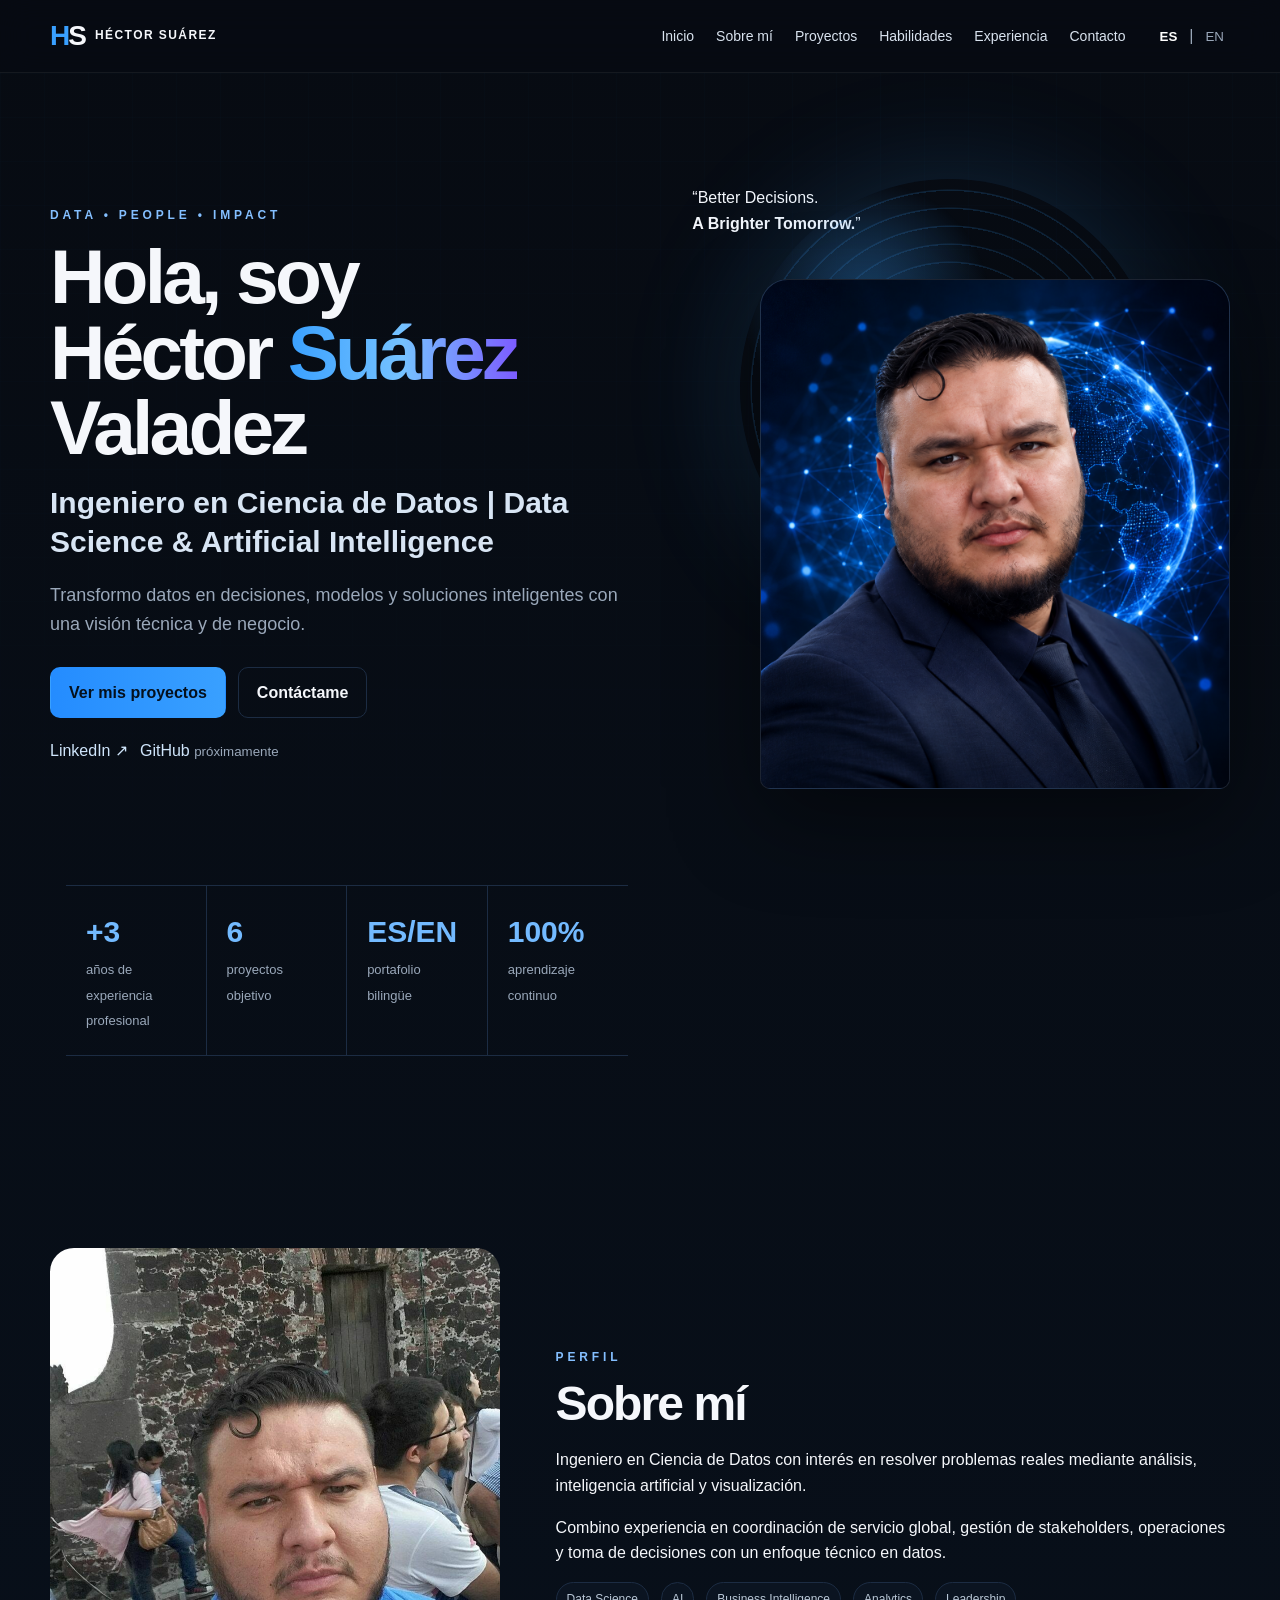
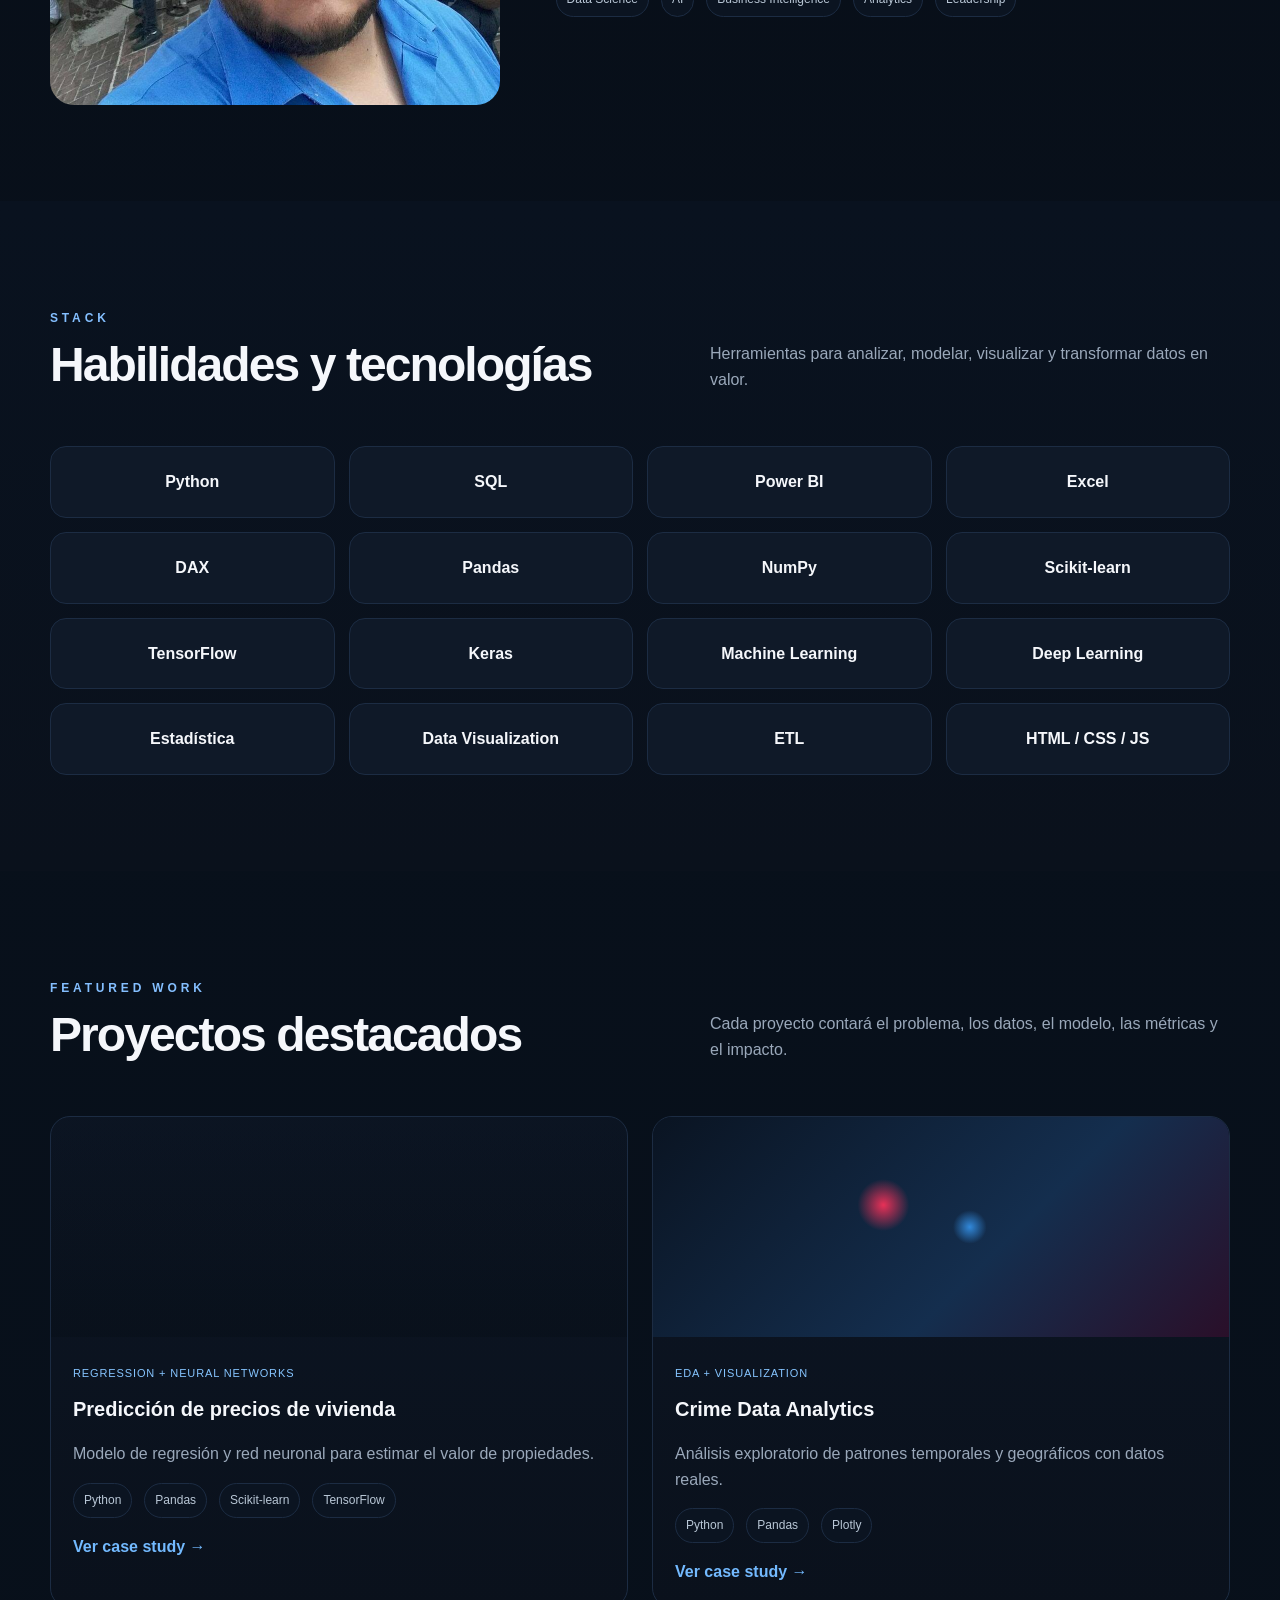
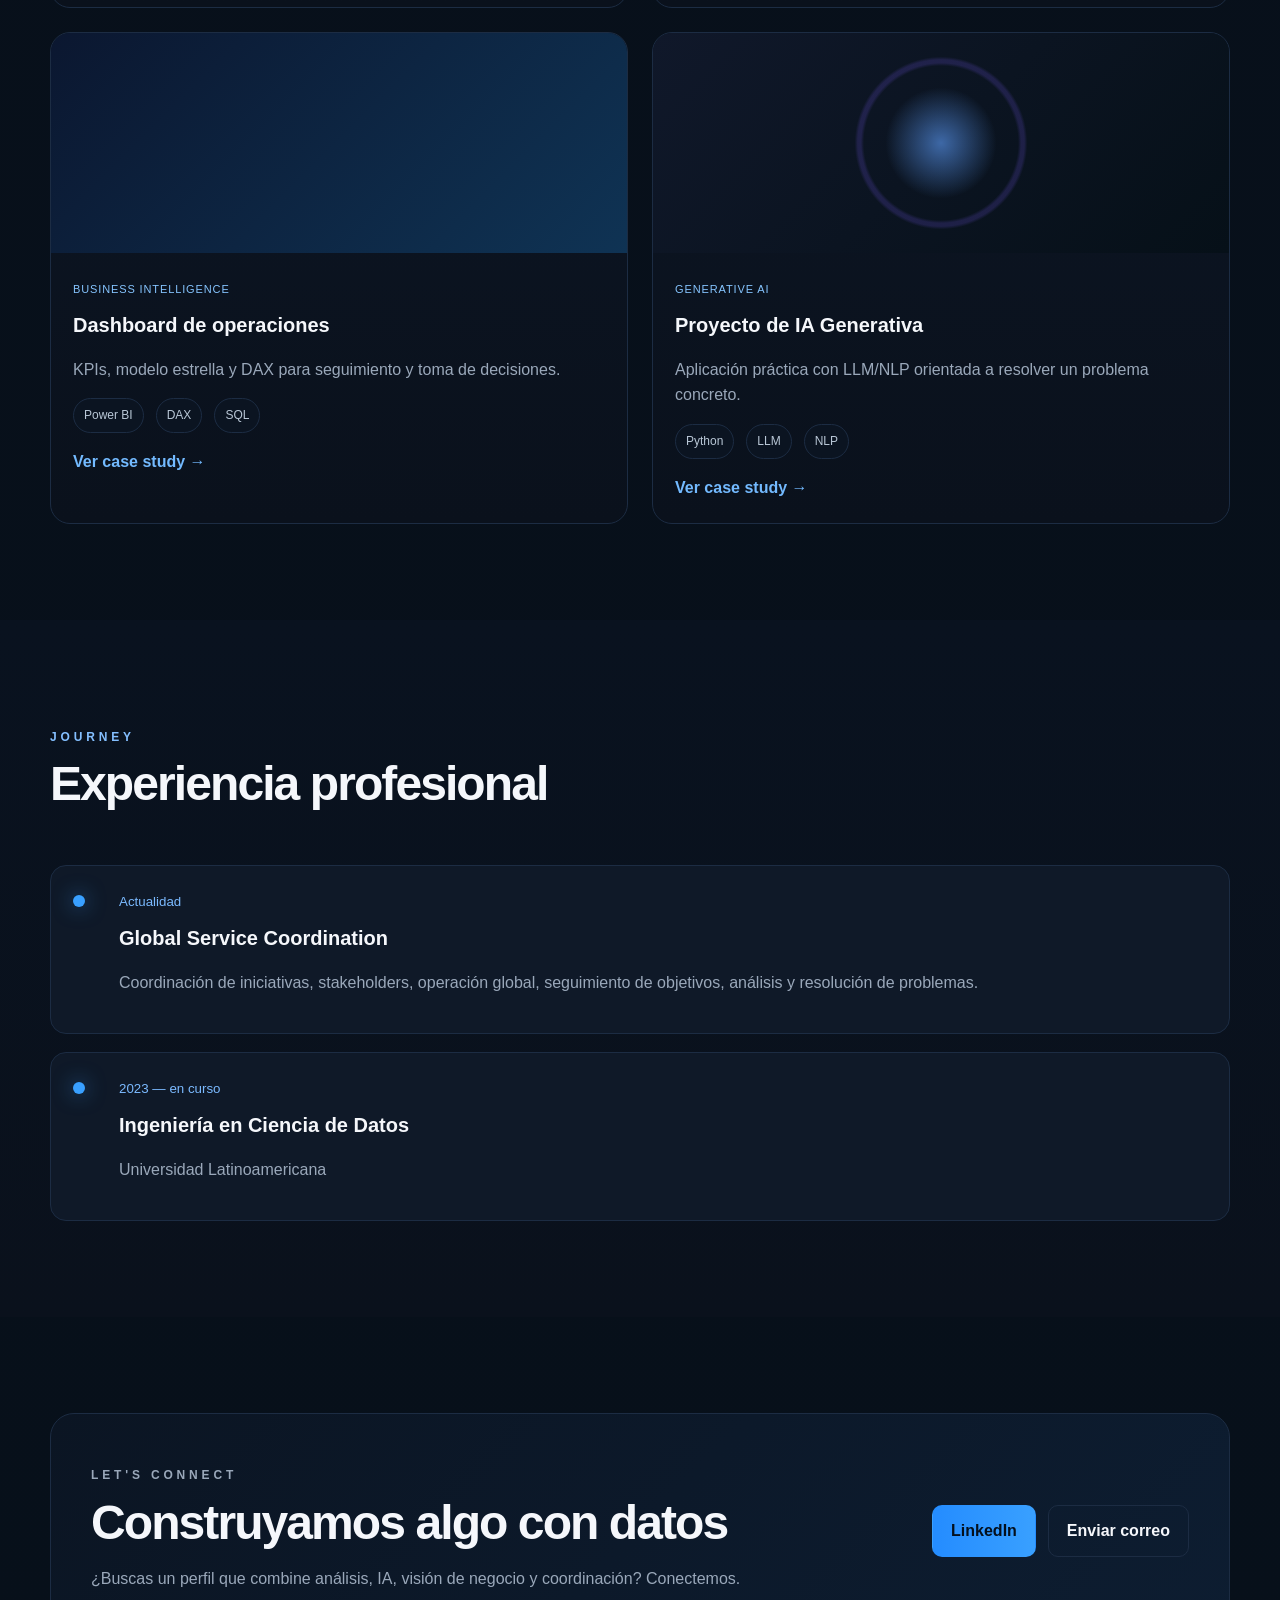
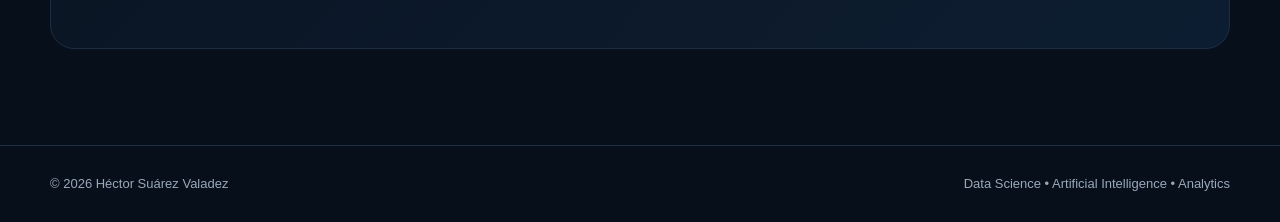
<file: index.html>
<!doctype html>
<html lang="es">
<head>
  <meta charset="utf-8" />
  <meta name="viewport" content="width=device-width, initial-scale=1" />
  <title>Héctor Suárez Valadez | Data Science & AI</title>
  <meta name="description" content="Portafolio profesional de Héctor Suárez: Ciencia de Datos, IA, Machine Learning, Business Intelligence y Analytics." />
  <link rel="stylesheet" href="css/styles.css" />
</head>
<body>
  <header class="site-header">
    <div class="container nav-wrap">
      <a class="brand" href="#inicio" aria-label="Inicio">
        <span class="brand-mark">HS</span>
        <span class="brand-text">HÉCTOR SUÁREZ</span>
      </a>
      <button class="menu-btn" id="menuBtn" aria-label="Abrir menú">☰</button>
      <nav class="nav" id="mainNav">
        <a href="#inicio" data-i18n="nav_home">Inicio</a>
        <a href="#sobre-mi" data-i18n="nav_about">Sobre mí</a>
        <a href="#proyectos" data-i18n="nav_projects">Proyectos</a>
        <a href="#habilidades" data-i18n="nav_skills">Habilidades</a>
        <a href="#experiencia" data-i18n="nav_experience">Experiencia</a>
        <a href="#contacto" data-i18n="nav_contact">Contacto</a>
      </nav>
      <div class="nav-actions">
        <button class="lang-btn active" data-lang="es">ES</button>
        <span>|</span>
        <button class="lang-btn" data-lang="en">EN</button>
      </div>
    </div>
  </header>

  <main>
    <section class="hero section" id="inicio">
      <div class="grid-overlay"></div>
      <div class="container hero-grid">
        <div class="hero-copy reveal">
          <p class="eyebrow" data-i18n="hero_eyebrow">DATA • PEOPLE • IMPACT</p>
          <h1>
            <span data-i18n="hero_hello">Hola, soy</span><br>
            Héctor <span class="accent">Suárez</span> Valadez
          </h1>
          <h2 data-i18n="hero_title">Ingeniero en Ciencia de Datos | Data Science & Artificial Intelligence</h2>
          <p class="hero-text" data-i18n="hero_text">
            Transformo datos en decisiones, modelos y soluciones inteligentes con una visión técnica y de negocio.
          </p>
          <div class="cta-row">
            <a class="btn primary" href="#proyectos" data-i18n="cta_projects">Ver mis proyectos</a>
            <a class="btn secondary" href="#contacto" data-i18n="cta_contact">Contáctame</a>
          </div>
          <div class="social-row">
            <a href="https://www.linkedin.com/in/hectorsuarezvaladez/" target="_blank" rel="noreferrer">LinkedIn ↗</a>
            <span>GitHub <small data-i18n="coming_soon">próximamente</small></span>
          </div>
        </div>

        <div class="hero-visual reveal delay-1">
          <div class="neural-orb"></div>
          <div class="portrait-frame">
            <img 
              src="images/yo.png" 
              alt="Héctor Suárez Valadez"
              />
    </div>
    <div class="portrait-quote">
      <span class="quote-line"></span>
      <p>
        “Better Decisions.<br>
        <strong>A Brighter Tomorrow.</strong>”
          </blockquote>
        </div>
      </div>

      <div class="container stat-strip reveal">
        <div><strong>+3</strong><span data-i18n="stat_exp">años de experiencia profesional</span></div>
        <div><strong>6</strong><span data-i18n="stat_projects">proyectos objetivo</span></div>
        <div><strong>ES/EN</strong><span data-i18n="stat_bilingual">portafolio bilingüe</span></div>
        <div><strong>100%</strong><span data-i18n="stat_learning">aprendizaje continuo</span></div>
      </div>
    </section>

    <section class="section" id="sobre-mi">
      <div class="container two-col">
        <div class="section-image reveal">
          <img src="images/hector-casual.png" alt="Héctor Suárez" />
        </div>
        <div class="reveal delay-1">
          <p class="eyebrow" data-i18n="about_eyebrow">PERFIL</p>
          <h3 data-i18n="about_title">Sobre mí</h3>
          <p data-i18n="about_p1">Ingeniero en Ciencia de Datos con interés en resolver problemas reales mediante análisis, inteligencia artificial y visualización.</p>
          <p data-i18n="about_p2">Combino experiencia en coordinación de servicio global, gestión de stakeholders, operaciones y toma de decisiones con un enfoque técnico en datos.</p>
          <div class="pill-row">
            <span>Data Science</span><span>AI</span><span>Business Intelligence</span><span>Analytics</span><span>Leadership</span>
          </div>
        </div>
      </div>
    </section>

    <section class="section dark-panel" id="habilidades">
      <div class="container">
        <div class="section-head reveal">
          <div>
            <p class="eyebrow" data-i18n="skills_eyebrow">STACK</p>
            <h3 data-i18n="skills_title">Habilidades y tecnologías</h3>
          </div>
          <p data-i18n="skills_text">Herramientas para analizar, modelar, visualizar y transformar datos en valor.</p>
        </div>
        <div class="skills-grid reveal delay-1">
          <article>Python</article><article>SQL</article><article>Power BI</article><article>Excel</article>
          <article>DAX</article><article>Pandas</article><article>NumPy</article><article>Scikit-learn</article>
          <article>TensorFlow</article><article>Keras</article><article>Machine Learning</article><article>Deep Learning</article>
          <article>Estadística</article><article>Data Visualization</article><article>ETL</article><article>HTML / CSS / JS</article>
        </div>
      </div>
    </section>

    <section class="section" id="proyectos">
      <div class="container">
        <div class="section-head reveal">
          <div>
            <p class="eyebrow" data-i18n="projects_eyebrow">FEATURED WORK</p>
            <h3 data-i18n="projects_title">Proyectos destacados</h3>
          </div>
          <p data-i18n="projects_text">Cada proyecto contará el problema, los datos, el modelo, las métricas y el impacto.</p>
        </div>

        <div class="projects-grid">
          <article class="project-card reveal">
            <div class="project-media project-house"></div>
            <div class="project-body">
              <span class="tag">Regression + Neural Networks</span>
              <h4 data-i18n="p1_title">Predicción de precios de vivienda</h4>
              <p data-i18n="p1_text">Modelo de regresión y red neuronal para estimar el valor de propiedades.</p>
              <div class="tech-row"><span>Python</span><span>Pandas</span><span>Scikit-learn</span><span>TensorFlow</span></div>
              <a href="projects/vivienda.html" data-i18n="view_case">Ver case study →</a>
            </div>
          </article>

          <article class="project-card reveal delay-1">
            <div class="project-media project-crime"></div>
            <div class="project-body">
              <span class="tag">EDA + Visualization</span>
              <h4 data-i18n="p2_title">Crime Data Analytics</h4>
              <p data-i18n="p2_text">Análisis exploratorio de patrones temporales y geográficos con datos reales.</p>
              <div class="tech-row"><span>Python</span><span>Pandas</span><span>Plotly</span></div>
              <a href="projects/crime-data.html" data-i18n="view_case">Ver case study →</a>
            </div>
          </article>

          <article class="project-card reveal delay-2">
            <div class="project-media project-bi"></div>
            <div class="project-body">
              <span class="tag">Business Intelligence</span>
              <h4 data-i18n="p3_title">Dashboard de operaciones</h4>
              <p data-i18n="p3_text">KPIs, modelo estrella y DAX para seguimiento y toma de decisiones.</p>
              <div class="tech-row"><span>Power BI</span><span>DAX</span><span>SQL</span></div>
              <a href="projects/power-bi.html" data-i18n="view_case">Ver case study →</a>
            </div>
          </article>

          <article class="project-card reveal">
            <div class="project-media project-ai"></div>
            <div class="project-body">
              <span class="tag">Generative AI</span>
              <h4 data-i18n="p4_title">Proyecto de IA Generativa</h4>
              <p data-i18n="p4_text">Aplicación práctica con LLM/NLP orientada a resolver un problema concreto.</p>
              <div class="tech-row"><span>Python</span><span>LLM</span><span>NLP</span></div>
              <a href="projects/ia-generativa.html" data-i18n="view_case">Ver case study →</a>
            </div>
          </article>
        </div>
      </div>
    </section>

    <section class="section dark-panel" id="experiencia">
      <div class="container">
        <div class="section-head reveal">
          <div>
            <p class="eyebrow" data-i18n="exp_eyebrow">JOURNEY</p>
            <h3 data-i18n="exp_title">Experiencia profesional</h3>
          </div>
        </div>
        <div class="timeline">
          <article class="timeline-item reveal">
            <span class="timeline-dot"></span>
            <div>
              <small data-i18n="exp_now">Actualidad</small>
              <h4>Global Service Coordination</h4>
              <p data-i18n="exp_text1">Coordinación de iniciativas, stakeholders, operación global, seguimiento de objetivos, análisis y resolución de problemas.</p>
            </div>
          </article>
          <article class="timeline-item reveal delay-1">
            <span class="timeline-dot"></span>
            <div>
              <small>2023 — <span data-i18n="ongoing">en curso</span></small>
              <h4 data-i18n="degree">Ingeniería en Ciencia de Datos</h4>
              <p>Universidad Latinoamericana</p>
            </div>
          </article>
        </div>
      </div>
    </section>

    <section class="section" id="contacto">
      <div class="container contact-card reveal">
        <div>
          <p class="eyebrow" data-i18n="contact_eyebrow">LET'S CONNECT</p>
          <h3 data-i18n="contact_title">Construyamos algo con datos</h3>
          <p data-i18n="contact_text">¿Buscas un perfil que combine análisis, IA, visión de negocio y coordinación? Conectemos.</p>
        </div>
        <div class="contact-actions">
          <a class="btn primary" href="https://www.linkedin.com/in/hectorsuarezvaladez/" target="_blank" rel="noreferrer">LinkedIn</a>
          <a class="btn secondary" href="mailto:tu-correo@ejemplo.com" data-i18n="email_btn">Enviar correo</a>
        </div>
      </div>
    </section>
  </main>

  <footer class="footer">
    <div class="container">
      <span>© 2026 Héctor Suárez Valadez</span>
      <span>Data Science • Artificial Intelligence • Analytics</span>
    </div>
  </footer>

  <script src="js/main.js"></script>
</body>
</html>
</file>
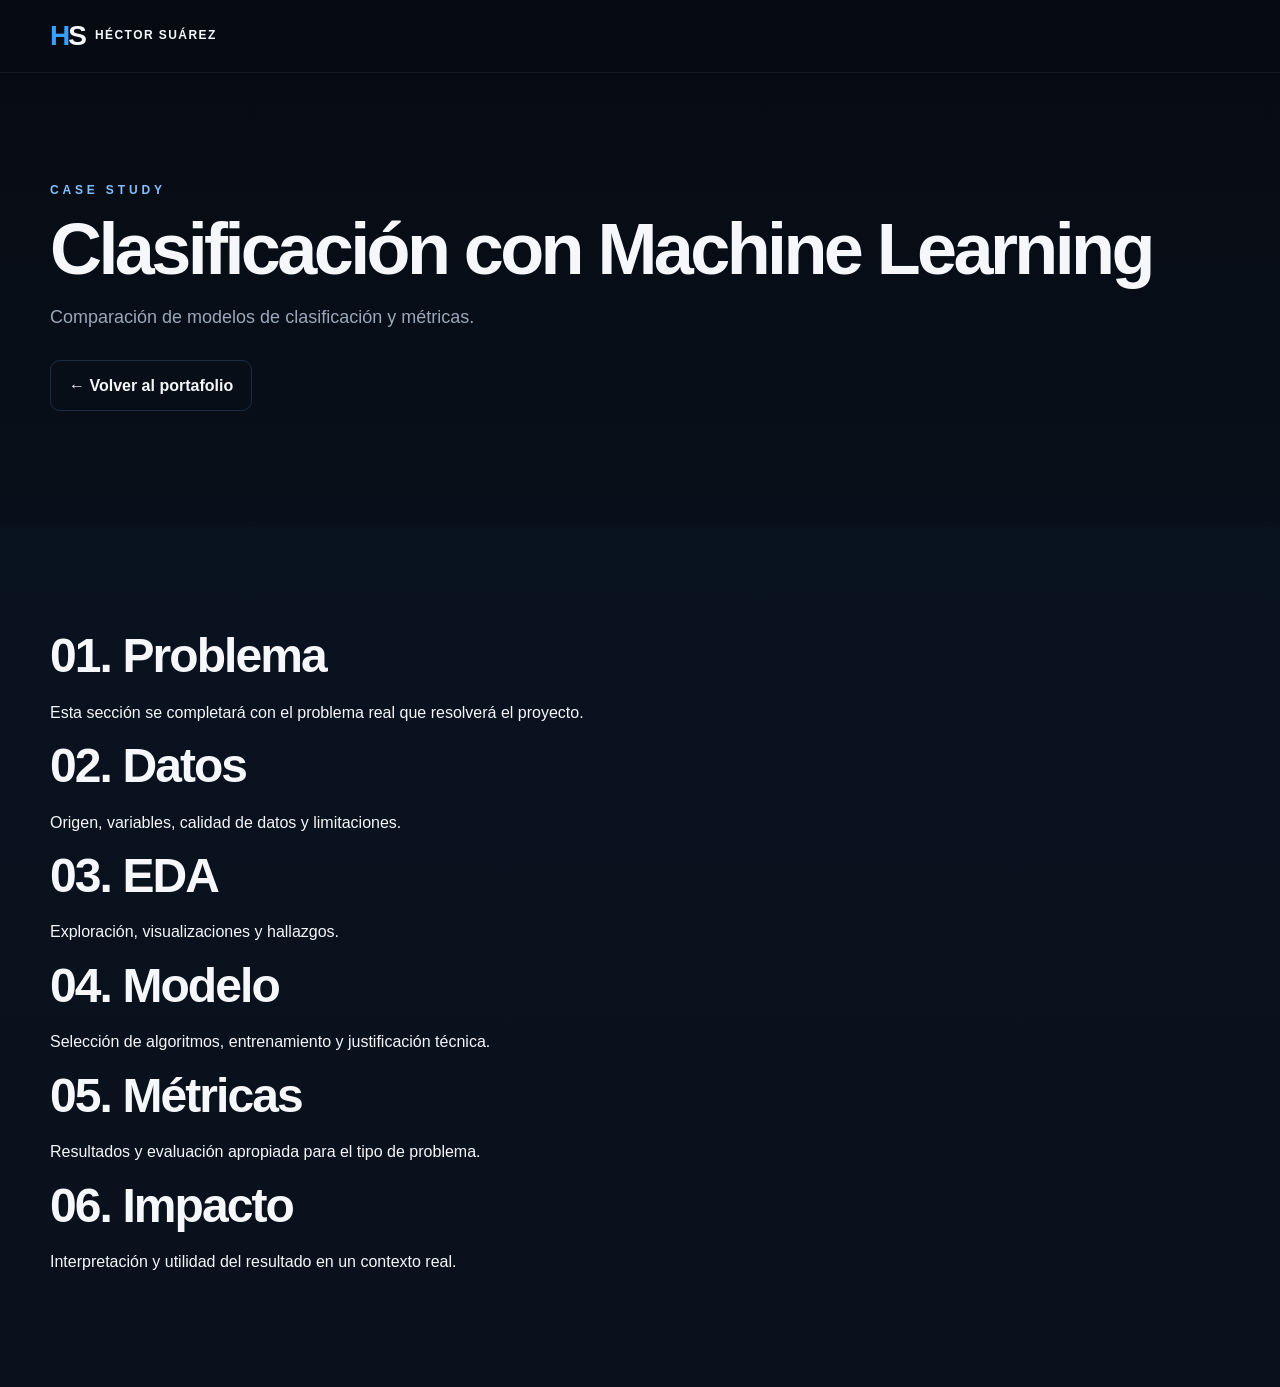
<file: projects/clasificacion.html>
<!doctype html>
<html lang="es">
<head>
<meta charset="utf-8"><meta name="viewport" content="width=device-width,initial-scale=1">
<title>Clasificación con Machine Learning | Héctor Suárez</title>
<link rel="stylesheet" href="../css/styles.css">
</head>
<body>
<header class="site-header"><div class="container nav-wrap">
<a class="brand" href="../index.html"><span class="brand-mark">HS</span><span class="brand-text">HÉCTOR SUÁREZ</span></a>
</div></header>
<main>
<section class="section"><div class="container">
<p class="eyebrow">CASE STUDY</p>
<h1 style="font-size:clamp(40px,6vw,72px)">Clasificación con Machine Learning</h1>
<p class="hero-text">Comparación de modelos de clasificación y métricas.</p>
<div class="cta-row"><a class="btn secondary" href="../index.html#proyectos">← Volver al portafolio</a></div>
</div></section>
<section class="section dark-panel"><div class="container">
<h3>01. Problema</h3><p>Esta sección se completará con el problema real que resolverá el proyecto.</p>
<h3>02. Datos</h3><p>Origen, variables, calidad de datos y limitaciones.</p>
<h3>03. EDA</h3><p>Exploración, visualizaciones y hallazgos.</p>
<h3>04. Modelo</h3><p>Selección de algoritmos, entrenamiento y justificación técnica.</p>
<h3>05. Métricas</h3><p>Resultados y evaluación apropiada para el tipo de problema.</p>
<h3>06. Impacto</h3><p>Interpretación y utilidad del resultado en un contexto real.</p>
</div></section>
</main>
</body>
</html>
</file>
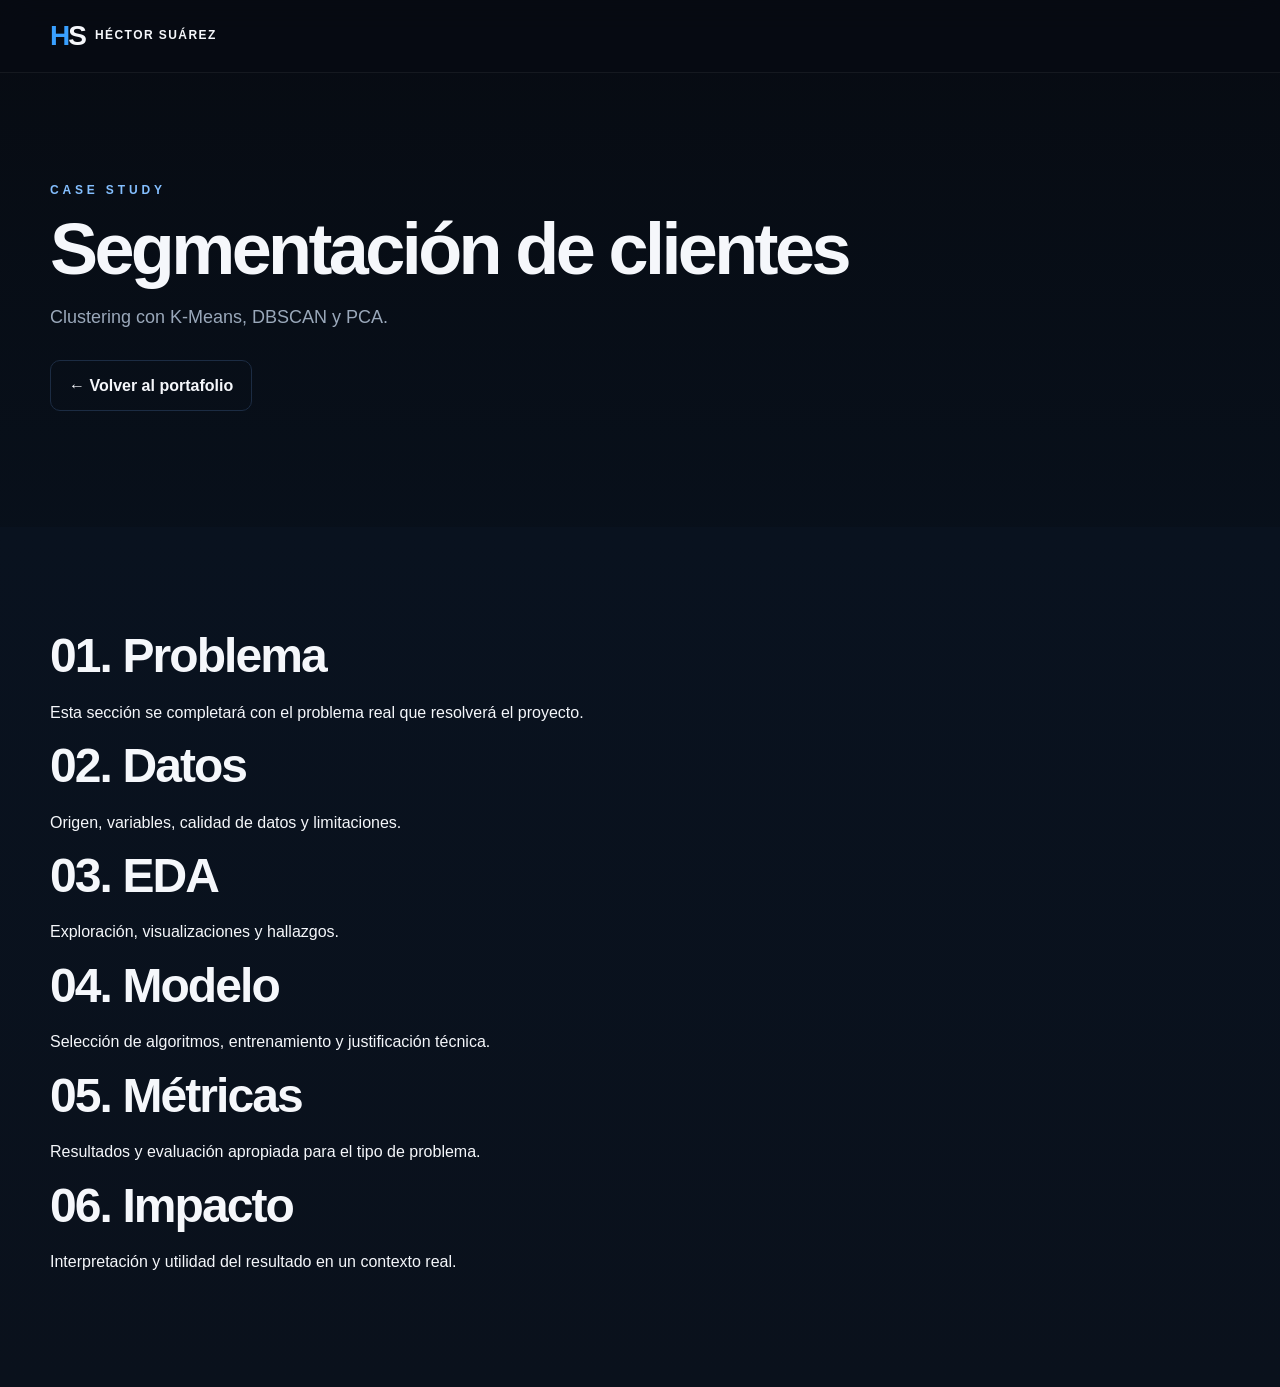
<file: projects/clustering.html>
<!doctype html>
<html lang="es">
<head>
<meta charset="utf-8"><meta name="viewport" content="width=device-width,initial-scale=1">
<title>Segmentación de clientes | Héctor Suárez</title>
<link rel="stylesheet" href="../css/styles.css">
</head>
<body>
<header class="site-header"><div class="container nav-wrap">
<a class="brand" href="../index.html"><span class="brand-mark">HS</span><span class="brand-text">HÉCTOR SUÁREZ</span></a>
</div></header>
<main>
<section class="section"><div class="container">
<p class="eyebrow">CASE STUDY</p>
<h1 style="font-size:clamp(40px,6vw,72px)">Segmentación de clientes</h1>
<p class="hero-text">Clustering con K-Means, DBSCAN y PCA.</p>
<div class="cta-row"><a class="btn secondary" href="../index.html#proyectos">← Volver al portafolio</a></div>
</div></section>
<section class="section dark-panel"><div class="container">
<h3>01. Problema</h3><p>Esta sección se completará con el problema real que resolverá el proyecto.</p>
<h3>02. Datos</h3><p>Origen, variables, calidad de datos y limitaciones.</p>
<h3>03. EDA</h3><p>Exploración, visualizaciones y hallazgos.</p>
<h3>04. Modelo</h3><p>Selección de algoritmos, entrenamiento y justificación técnica.</p>
<h3>05. Métricas</h3><p>Resultados y evaluación apropiada para el tipo de problema.</p>
<h3>06. Impacto</h3><p>Interpretación y utilidad del resultado en un contexto real.</p>
</div></section>
</main>
</body>
</html>
</file>
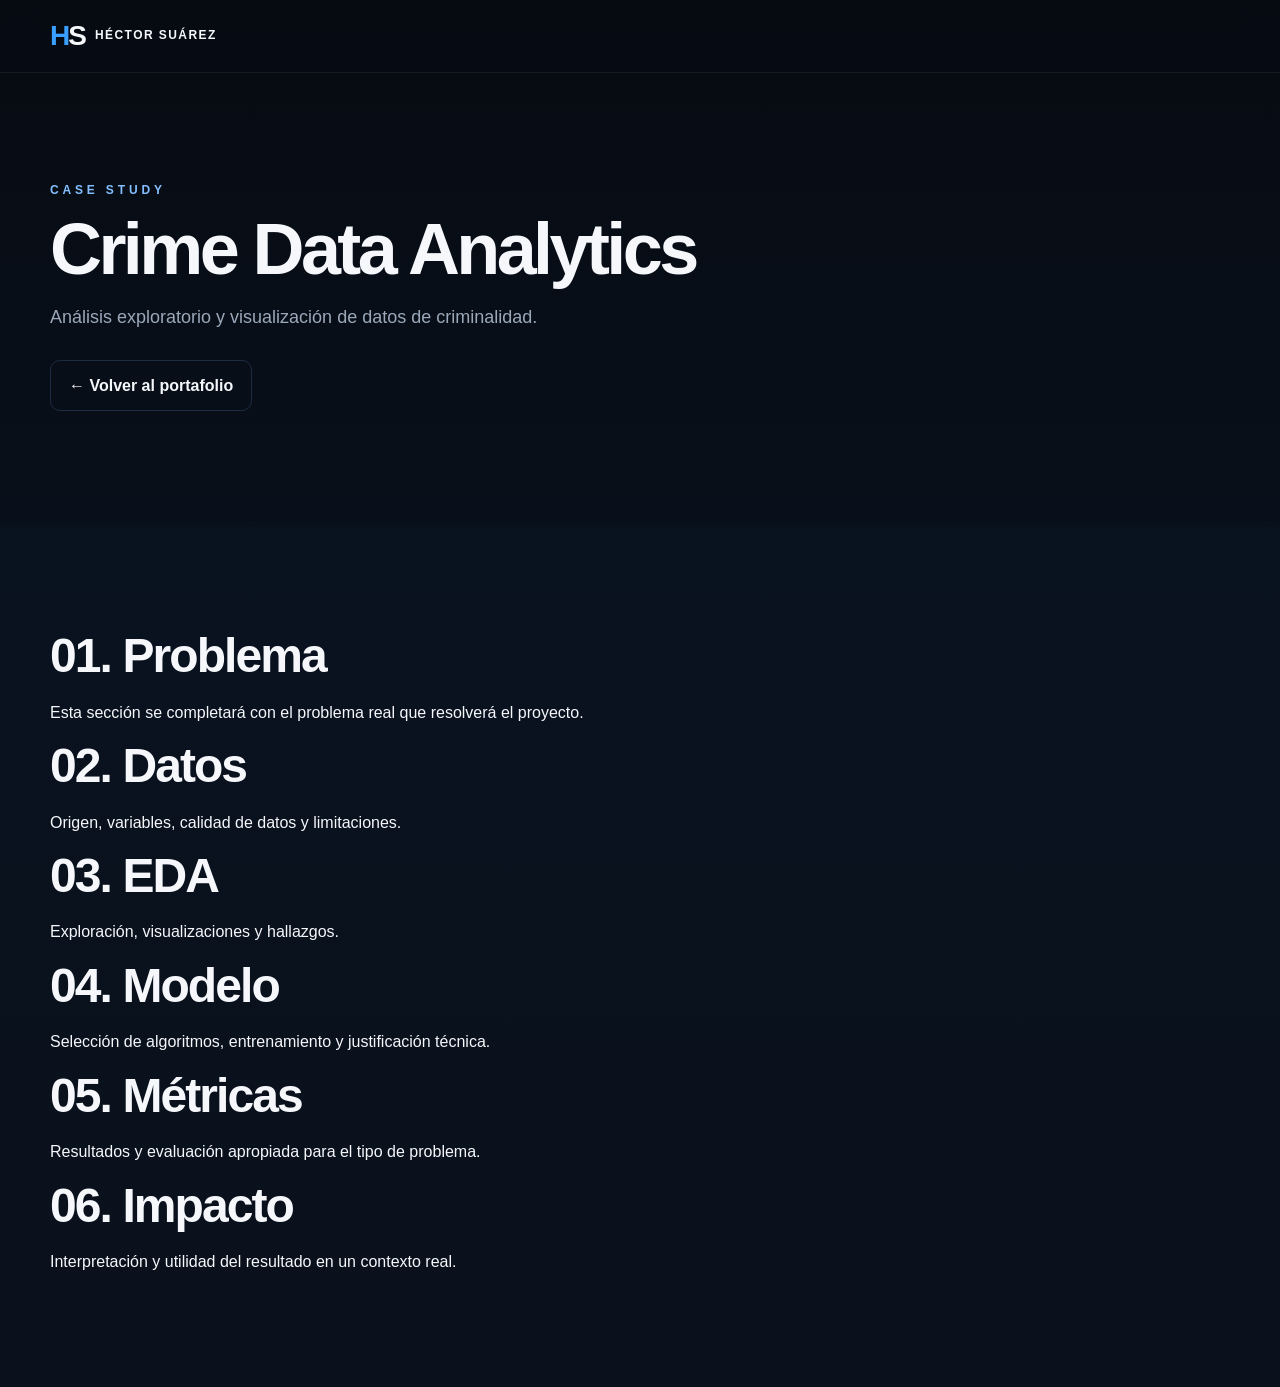
<file: projects/crime-data.html>
<!doctype html>
<html lang="es">
<head>
<meta charset="utf-8"><meta name="viewport" content="width=device-width,initial-scale=1">
<title>Crime Data Analytics | Héctor Suárez</title>
<link rel="stylesheet" href="../css/styles.css">
</head>
<body>
<header class="site-header"><div class="container nav-wrap">
<a class="brand" href="../index.html"><span class="brand-mark">HS</span><span class="brand-text">HÉCTOR SUÁREZ</span></a>
</div></header>
<main>
<section class="section"><div class="container">
<p class="eyebrow">CASE STUDY</p>
<h1 style="font-size:clamp(40px,6vw,72px)">Crime Data Analytics</h1>
<p class="hero-text">Análisis exploratorio y visualización de datos de criminalidad.</p>
<div class="cta-row"><a class="btn secondary" href="../index.html#proyectos">← Volver al portafolio</a></div>
</div></section>
<section class="section dark-panel"><div class="container">
<h3>01. Problema</h3><p>Esta sección se completará con el problema real que resolverá el proyecto.</p>
<h3>02. Datos</h3><p>Origen, variables, calidad de datos y limitaciones.</p>
<h3>03. EDA</h3><p>Exploración, visualizaciones y hallazgos.</p>
<h3>04. Modelo</h3><p>Selección de algoritmos, entrenamiento y justificación técnica.</p>
<h3>05. Métricas</h3><p>Resultados y evaluación apropiada para el tipo de problema.</p>
<h3>06. Impacto</h3><p>Interpretación y utilidad del resultado en un contexto real.</p>
</div></section>
</main>
</body>
</html>
</file>
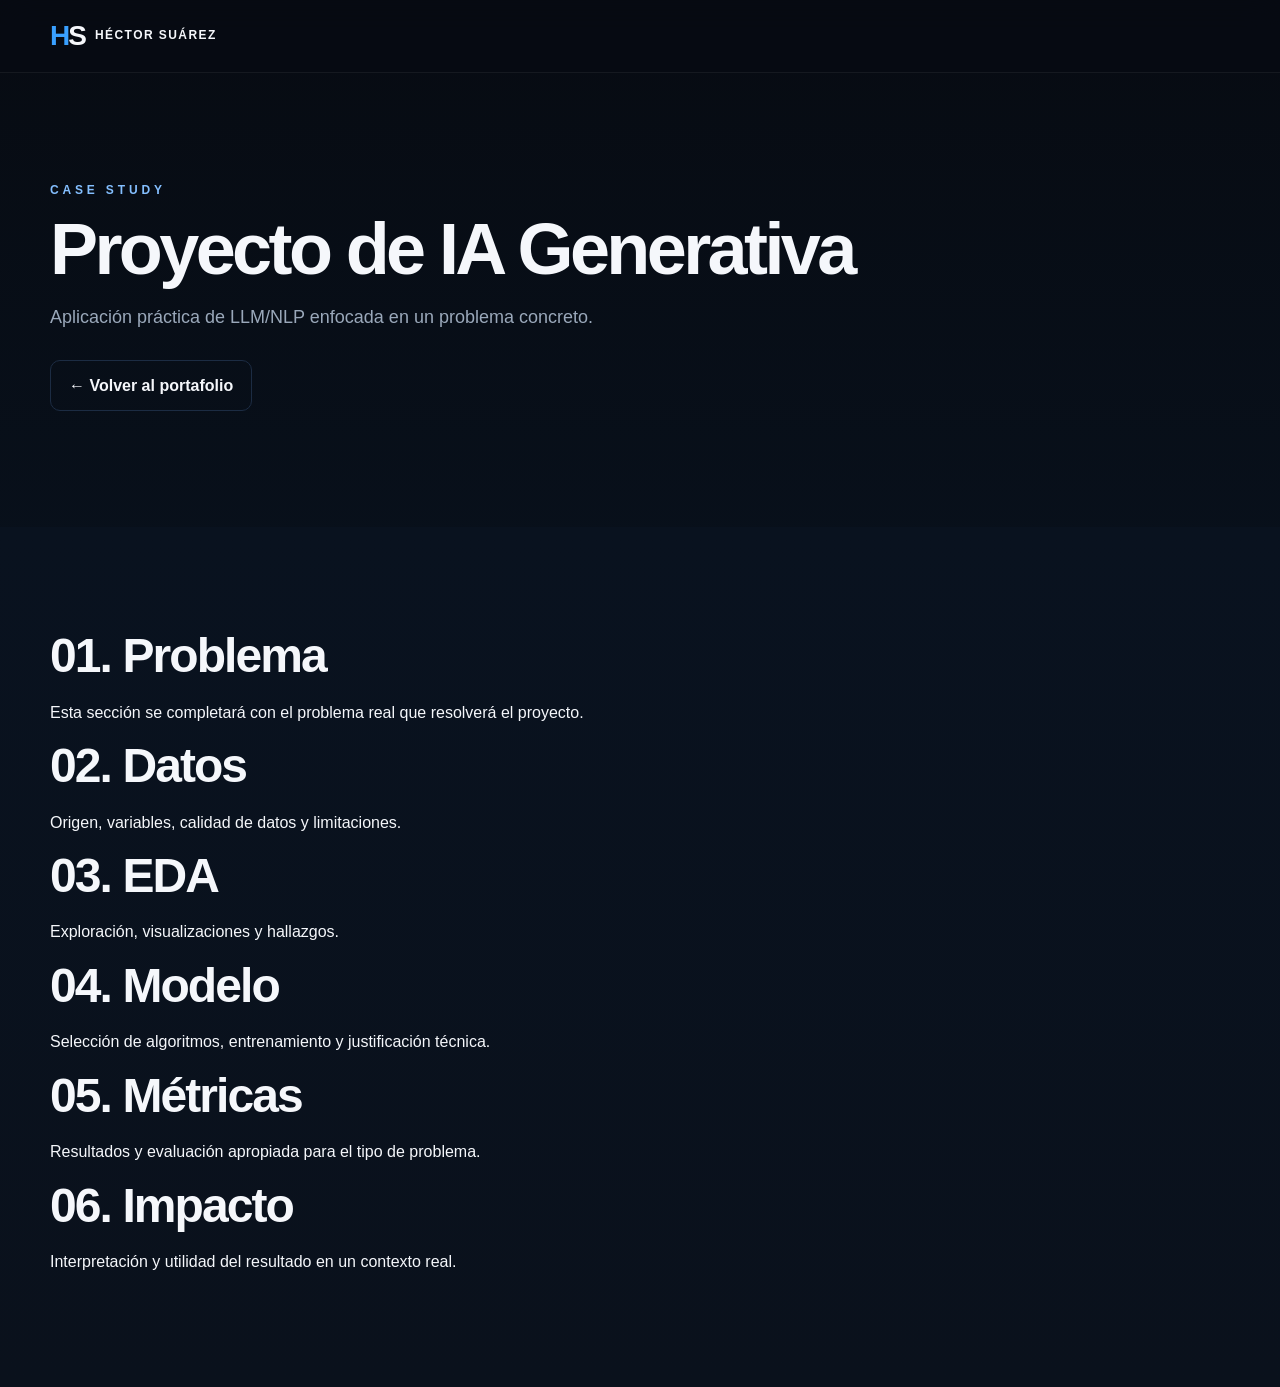
<file: projects/ia-generativa.html>
<!doctype html>
<html lang="es">
<head>
<meta charset="utf-8"><meta name="viewport" content="width=device-width,initial-scale=1">
<title>Proyecto de IA Generativa | Héctor Suárez</title>
<link rel="stylesheet" href="../css/styles.css">
</head>
<body>
<header class="site-header"><div class="container nav-wrap">
<a class="brand" href="../index.html"><span class="brand-mark">HS</span><span class="brand-text">HÉCTOR SUÁREZ</span></a>
</div></header>
<main>
<section class="section"><div class="container">
<p class="eyebrow">CASE STUDY</p>
<h1 style="font-size:clamp(40px,6vw,72px)">Proyecto de IA Generativa</h1>
<p class="hero-text">Aplicación práctica de LLM/NLP enfocada en un problema concreto.</p>
<div class="cta-row"><a class="btn secondary" href="../index.html#proyectos">← Volver al portafolio</a></div>
</div></section>
<section class="section dark-panel"><div class="container">
<h3>01. Problema</h3><p>Esta sección se completará con el problema real que resolverá el proyecto.</p>
<h3>02. Datos</h3><p>Origen, variables, calidad de datos y limitaciones.</p>
<h3>03. EDA</h3><p>Exploración, visualizaciones y hallazgos.</p>
<h3>04. Modelo</h3><p>Selección de algoritmos, entrenamiento y justificación técnica.</p>
<h3>05. Métricas</h3><p>Resultados y evaluación apropiada para el tipo de problema.</p>
<h3>06. Impacto</h3><p>Interpretación y utilidad del resultado en un contexto real.</p>
</div></section>
</main>
</body>
</html>
</file>
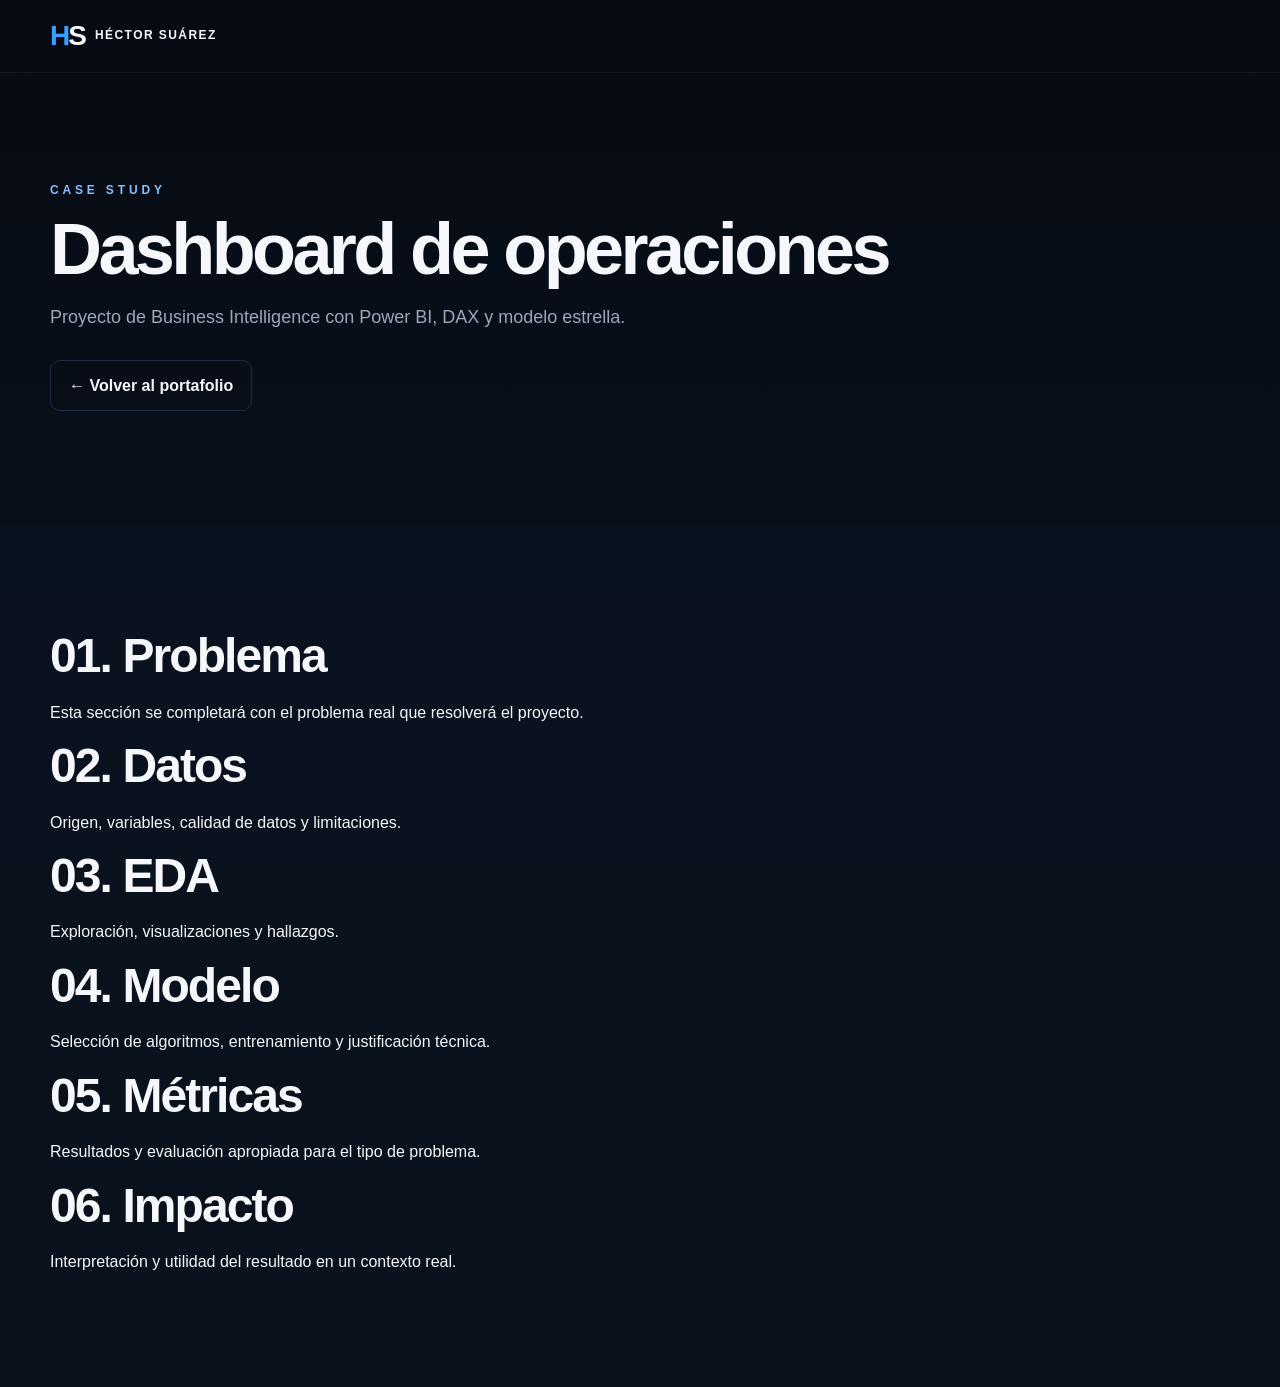
<file: projects/power-bi.html>
<!doctype html>
<html lang="es">
<head>
<meta charset="utf-8"><meta name="viewport" content="width=device-width,initial-scale=1">
<title>Dashboard de operaciones | Héctor Suárez</title>
<link rel="stylesheet" href="../css/styles.css">
</head>
<body>
<header class="site-header"><div class="container nav-wrap">
<a class="brand" href="../index.html"><span class="brand-mark">HS</span><span class="brand-text">HÉCTOR SUÁREZ</span></a>
</div></header>
<main>
<section class="section"><div class="container">
<p class="eyebrow">CASE STUDY</p>
<h1 style="font-size:clamp(40px,6vw,72px)">Dashboard de operaciones</h1>
<p class="hero-text">Proyecto de Business Intelligence con Power BI, DAX y modelo estrella.</p>
<div class="cta-row"><a class="btn secondary" href="../index.html#proyectos">← Volver al portafolio</a></div>
</div></section>
<section class="section dark-panel"><div class="container">
<h3>01. Problema</h3><p>Esta sección se completará con el problema real que resolverá el proyecto.</p>
<h3>02. Datos</h3><p>Origen, variables, calidad de datos y limitaciones.</p>
<h3>03. EDA</h3><p>Exploración, visualizaciones y hallazgos.</p>
<h3>04. Modelo</h3><p>Selección de algoritmos, entrenamiento y justificación técnica.</p>
<h3>05. Métricas</h3><p>Resultados y evaluación apropiada para el tipo de problema.</p>
<h3>06. Impacto</h3><p>Interpretación y utilidad del resultado en un contexto real.</p>
</div></section>
</main>
</body>
</html>
</file>
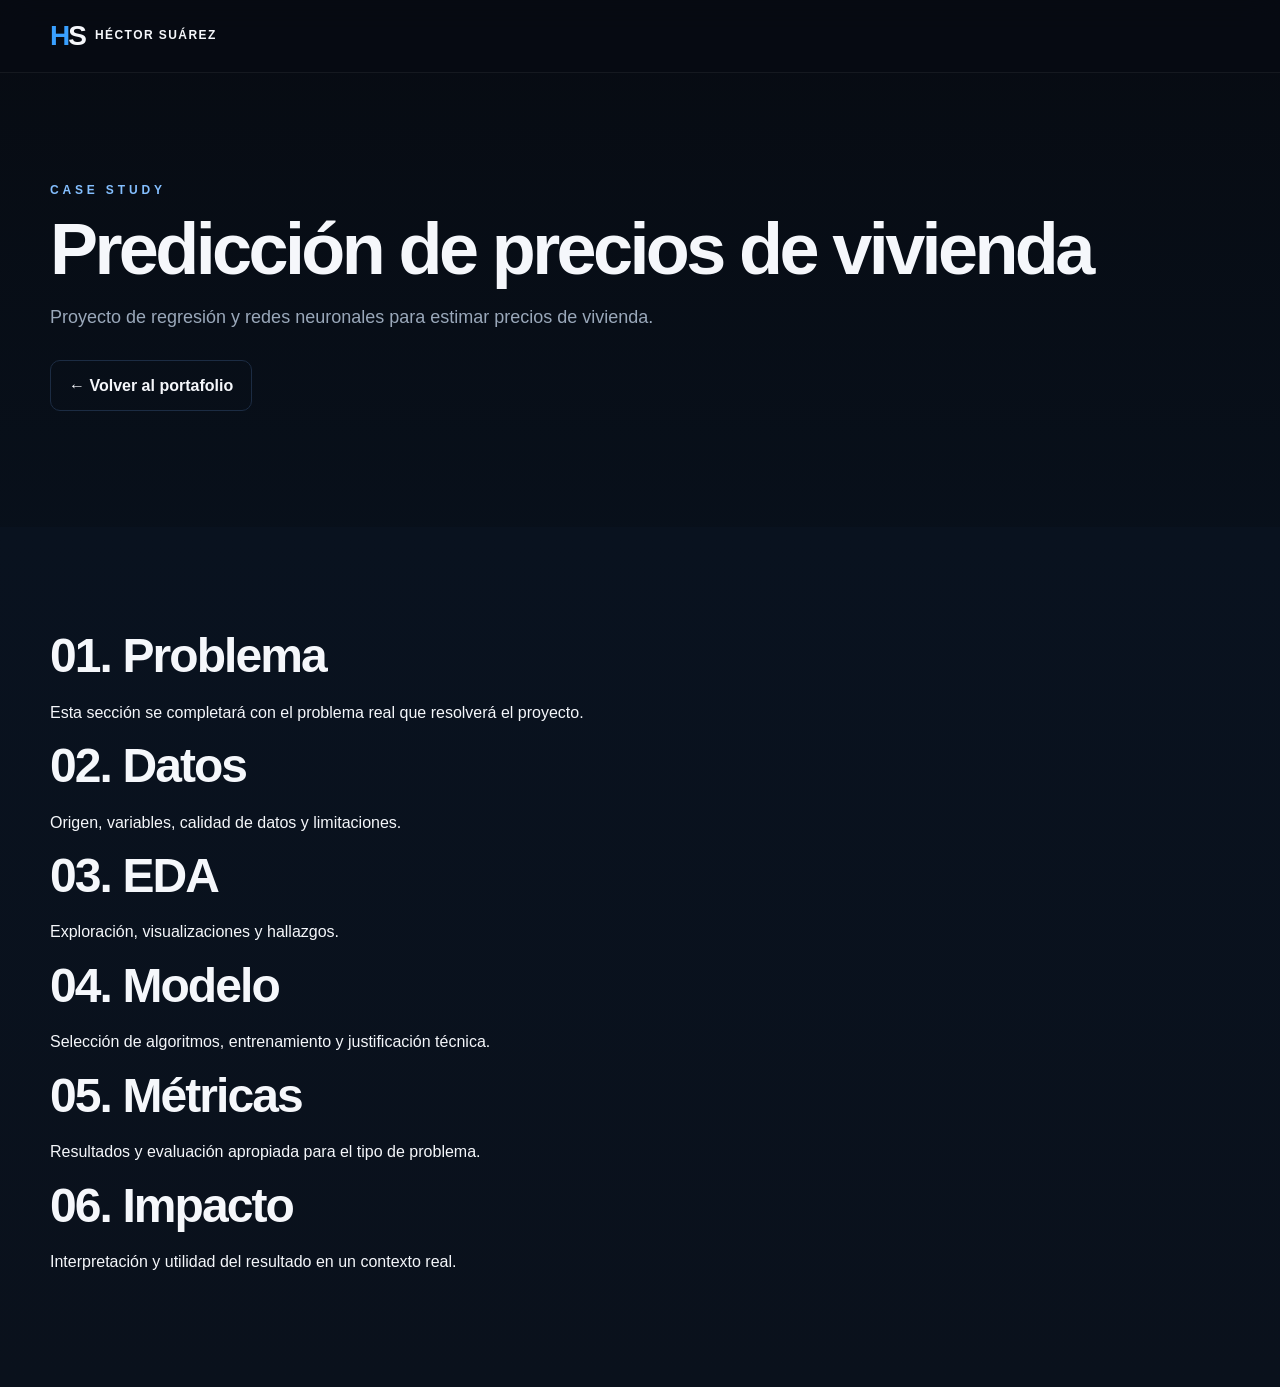
<file: projects/vivienda.html>
<!doctype html>
<html lang="es">
<head>
<meta charset="utf-8"><meta name="viewport" content="width=device-width,initial-scale=1">
<title>Predicción de precios de vivienda | Héctor Suárez</title>
<link rel="stylesheet" href="../css/styles.css">
</head>
<body>
<header class="site-header"><div class="container nav-wrap">
<a class="brand" href="../index.html"><span class="brand-mark">HS</span><span class="brand-text">HÉCTOR SUÁREZ</span></a>
</div></header>
<main>
<section class="section"><div class="container">
<p class="eyebrow">CASE STUDY</p>
<h1 style="font-size:clamp(40px,6vw,72px)">Predicción de precios de vivienda</h1>
<p class="hero-text">Proyecto de regresión y redes neuronales para estimar precios de vivienda.</p>
<div class="cta-row"><a class="btn secondary" href="../index.html#proyectos">← Volver al portafolio</a></div>
</div></section>
<section class="section dark-panel"><div class="container">
<h3>01. Problema</h3><p>Esta sección se completará con el problema real que resolverá el proyecto.</p>
<h3>02. Datos</h3><p>Origen, variables, calidad de datos y limitaciones.</p>
<h3>03. EDA</h3><p>Exploración, visualizaciones y hallazgos.</p>
<h3>04. Modelo</h3><p>Selección de algoritmos, entrenamiento y justificación técnica.</p>
<h3>05. Métricas</h3><p>Resultados y evaluación apropiada para el tipo de problema.</p>
<h3>06. Impacto</h3><p>Interpretación y utilidad del resultado en un contexto real.</p>
</div></section>
</main>
</body>
</html>
</file>
<file: css/styles.css>
:root{
  --bg:#070b12;
  --bg2:#0b1220;
  --card:#0f1928;
  --text:#f5f7fb;
  --muted:#9aa8ba;
  --line:#1c2c43;
  --accent:#39a0ff;
  --accent2:#7c5cff;
  --max:1180px;
}
*{box-sizing:border-box}
html{scroll-behavior:smooth}
body{
  margin:0;
  font-family:Inter,Segoe UI,Arial,sans-serif;
  background:linear-gradient(180deg,var(--bg),#08101b 40%,#07101a);
  color:var(--text);
  line-height:1.6
}
a{color:inherit;text-decoration:none}
img{max-width:100%;display:block}
.container{width:min(calc(100% - 32px),var(--max));margin:auto}
.section{padding:96px 0;position:relative}
.site-header{
  position:sticky;top:0;z-index:30;
  backdrop-filter:blur(16px);
  background:rgba(7,11,18,.78);
  border-bottom:1px solid rgba(255,255,255,.06)
}
.nav-wrap{height:72px;display:flex;align-items:center;gap:28px}
.brand{display:flex;align-items:center;gap:10px;font-weight:800}
.brand-mark{font-size:28px;letter-spacing:-2px}
.brand-mark::first-letter{color:var(--accent)}
.brand-text{font-size:12px;letter-spacing:.12em}
.nav{display:flex;gap:22px;margin-left:auto}
.nav a{font-size:14px;color:#d9e3ef}
.nav a:hover{color:var(--accent)}
.nav-actions{display:flex;align-items:center;gap:6px;color:var(--muted)}
.lang-btn{border:0;background:none;color:var(--muted);cursor:pointer}
.lang-btn.active{color:#fff;font-weight:700}
.menu-btn{display:none;margin-left:auto;background:none;border:1px solid var(--line);color:#fff;padding:8px 10px;border-radius:10px}
.hero{min-height:calc(100vh - 72px);display:flex;flex-direction:column;justify-content:center;overflow:hidden}
.grid-overlay{
  position:absolute;inset:0;opacity:.22;pointer-events:none;
  background-image:linear-gradient(rgba(57,160,255,.07) 1px,transparent 1px),linear-gradient(90deg,rgba(57,160,255,.07) 1px,transparent 1px);
  background-size:44px 44px;
  mask-image:linear-gradient(to bottom,black,transparent 90%)
}
.hero-grid{display:grid;grid-template-columns:1.05fr .95fr;gap:48px;align-items:center;position:relative}
.eyebrow{font-size:12px;letter-spacing:.32em;color:#84bfff;font-weight:700}
h1{font-size:clamp(44px,6vw,78px);line-height:.98;letter-spacing:-.05em;margin:14px 0 18px}
h2{font-size:clamp(20px,2.4vw,30px);line-height:1.3;font-weight:600;color:#d8e5f4;margin:0 0 20px}
h3{font-size:clamp(32px,4vw,48px);line-height:1.05;margin:8px 0 18px;letter-spacing:-.04em}
h4{font-size:20px;margin:8px 0}
.accent{background:linear-gradient(90deg,var(--accent),#75c2ff,var(--accent2));-webkit-background-clip:text;background-clip:text;color:transparent}
.hero-text{font-size:18px;color:var(--muted);max-width:680px}
.cta-row,.social-row,.pill-row,.tech-row{display:flex;gap:12px;flex-wrap:wrap}
.cta-row{margin:28px 0 20px}
.btn{padding:12px 18px;border-radius:10px;border:1px solid var(--line);font-weight:700;display:inline-flex;align-items:center;justify-content:center}
.btn.primary{background:linear-gradient(90deg,#248cff,var(--accent));color:#04101d;border-color:transparent}
.btn.secondary{background:transparent}
.social-row{color:#cfe5fb}
.social-row small{color:var(--muted)}
.hero-visual{position:relative;min-height:620px}
.portrait-frame{
  position:absolute;right:0;bottom:0;width:min(88%,470px);height:510px;
  border-radius:28px 28px 10px 10px;overflow:hidden;
  background:linear-gradient(180deg,#102340,#0b1220);
  box-shadow:0 30px 90px rgba(0,0,0,.45);
  border:1px solid rgba(255,255,255,.07)
}
.portrait-frame img{width:100%;height:100%;object-fit:cover;object-position:center top}
.neural-orb{
  position:absolute;width:420px;height:420px;border-radius:50%;right:70px;top:10px;
  background:
   radial-gradient(circle at 30% 30%,rgba(57,160,255,.42),transparent 30%),
   radial-gradient(circle at 70% 60%,rgba(124,92,255,.32),transparent 28%),
   repeating-radial-gradient(circle,rgba(57,160,255,.16) 0 1px,transparent 2px 18px);
  filter:blur(.1px);
  box-shadow:0 0 120px rgba(57,160,255,.18)
}
.hero blockquote{position:absolute;right:-5px;top:110px;width:180px;font-size:24px;font-style:italic;color:#dbe9f6}
.stat-strip{display:grid;grid-template-columns:repeat(4,1fr);margin-top:48px;border-top:1px solid var(--line);border-bottom:1px solid var(--line)}
.stat-strip div{padding:22px 20px;border-right:1px solid var(--line)}
.stat-strip div:last-child{border-right:0}
.stat-strip strong{font-size:30px;color:#73baff;display:block}
.stat-strip span{font-size:13px;color:var(--muted)}
.two-col{display:grid;grid-template-columns:.8fr 1.2fr;gap:56px;align-items:center}
.section-image img{border-radius:24px;max-height:500px;width:100%;object-fit:cover}
.pill-row span,.tech-row span{padding:7px 10px;border:1px solid var(--line);background:#0b1421;border-radius:999px;color:#b9c7d6;font-size:12px}
.dark-panel{background:linear-gradient(180deg,#09121f,#0a111c)}
.section-head{display:flex;align-items:end;justify-content:space-between;gap:30px;margin-bottom:38px}
.section-head>p{max-width:520px;color:var(--muted)}
.skills-grid{display:grid;grid-template-columns:repeat(4,1fr);gap:14px}
.skills-grid article{padding:22px;border:1px solid var(--line);background:var(--card);border-radius:16px;text-align:center;font-weight:700}
.projects-grid{display:grid;grid-template-columns:repeat(2,1fr);gap:24px}
.project-card{border:1px solid var(--line);background:linear-gradient(180deg,#0c1523,#0a111c);border-radius:20px;overflow:hidden;transition:.25s}
.project-card:hover{transform:translateY(-5px);border-color:#2c6ea8}
.project-media{height:220px;background-size:cover;background-position:center}
.project-house{background-image:linear-gradient(rgba(5,12,20,.05),rgba(5,12,20,.35)),url('https://images.unsplash.com/photo-1600585154340-be6161a56a0c?auto=format&fit=crop&w=1200&q=80')}
.project-crime{background-image:radial-gradient(circle at 40% 40%,rgba(255,50,90,.9),transparent 7%),radial-gradient(circle at 55% 50%,rgba(57,160,255,.8),transparent 5%),linear-gradient(135deg,#0a1422,#142e4e 60%,#2a0f29)}
.project-bi{background-image:linear-gradient(135deg,#0b1730,#0f3354),repeating-linear-gradient(90deg,transparent 0 50px,rgba(57,160,255,.14) 51px)}
.project-ai{background-image:radial-gradient(circle at center,rgba(95,160,255,.6),transparent 18%),radial-gradient(circle at center,transparent 25%,rgba(124,92,255,.18) 26% 27%,transparent 28%),linear-gradient(135deg,#10182a,#061018)}
.project-body{padding:22px}
.tag{font-size:11px;color:#86c5ff;text-transform:uppercase;letter-spacing:.08em}
.project-body p{color:var(--muted)}
.project-body a{display:inline-block;margin-top:16px;color:#73baff;font-weight:700}
.timeline{display:grid;gap:18px}
.timeline-item{display:grid;grid-template-columns:28px 1fr;gap:18px;padding:22px;border:1px solid var(--line);border-radius:16px;background:var(--card)}
.timeline-dot{width:12px;height:12px;margin-top:7px;border-radius:50%;background:var(--accent);box-shadow:0 0 20px rgba(57,160,255,.6)}
.timeline small{color:#7bbaff}
.timeline p{color:var(--muted)}
.contact-card{display:flex;justify-content:space-between;align-items:center;gap:40px;padding:40px;border:1px solid var(--line);border-radius:24px;background:linear-gradient(135deg,#0b1523,#0d1d31)}
.contact-card p{max-width:720px;color:var(--muted)}
.contact-actions{display:flex;gap:12px;flex-wrap:wrap}
.footer{border-top:1px solid var(--line);padding:28px 0;color:var(--muted);font-size:13px}
.footer .container{display:flex;justify-content:space-between;gap:20px;flex-wrap:wrap}
.reveal{opacity:0;transform:translateY(24px);transition:.7s ease}
.reveal.show{opacity:1;transform:none}
.delay-1{transition-delay:.12s}.delay-2{transition-delay:.24s}
@media(max-width:900px){
  .nav{display:none;position:absolute;top:72px;left:16px;right:16px;flex-direction:column;padding:18px;background:#08121f;border:1px solid var(--line);border-radius:14px}
  .nav.open{display:flex}
  .menu-btn{display:block}
  .nav-actions{margin-left:0}
  .hero-grid,.two-col{grid-template-columns:1fr}
  .hero-visual{min-height:480px}
  .hero blockquote{right:10px}
  .skills-grid{grid-template-columns:repeat(2,1fr)}
  .projects-grid{grid-template-columns:1fr}
  .stat-strip{grid-template-columns:repeat(2,1fr)}
  .section-head,.contact-card{align-items:flex-start;flex-direction:column}
}
@media(max-width:560px){
  .section{padding:72px 0}
  .brand-text{display:none}
  .hero-visual{min-height:420px}
  .portrait-frame{height:410px;width:100%}
  .hero blockquote{display:none}
  .neural-orb{width:320px;height:320px;right:0}
  .skills-grid,.stat-strip{grid-template-columns:1fr 1fr}
  .stat-strip div{border-bottom:1px solid var(--line)}
}
</file>
